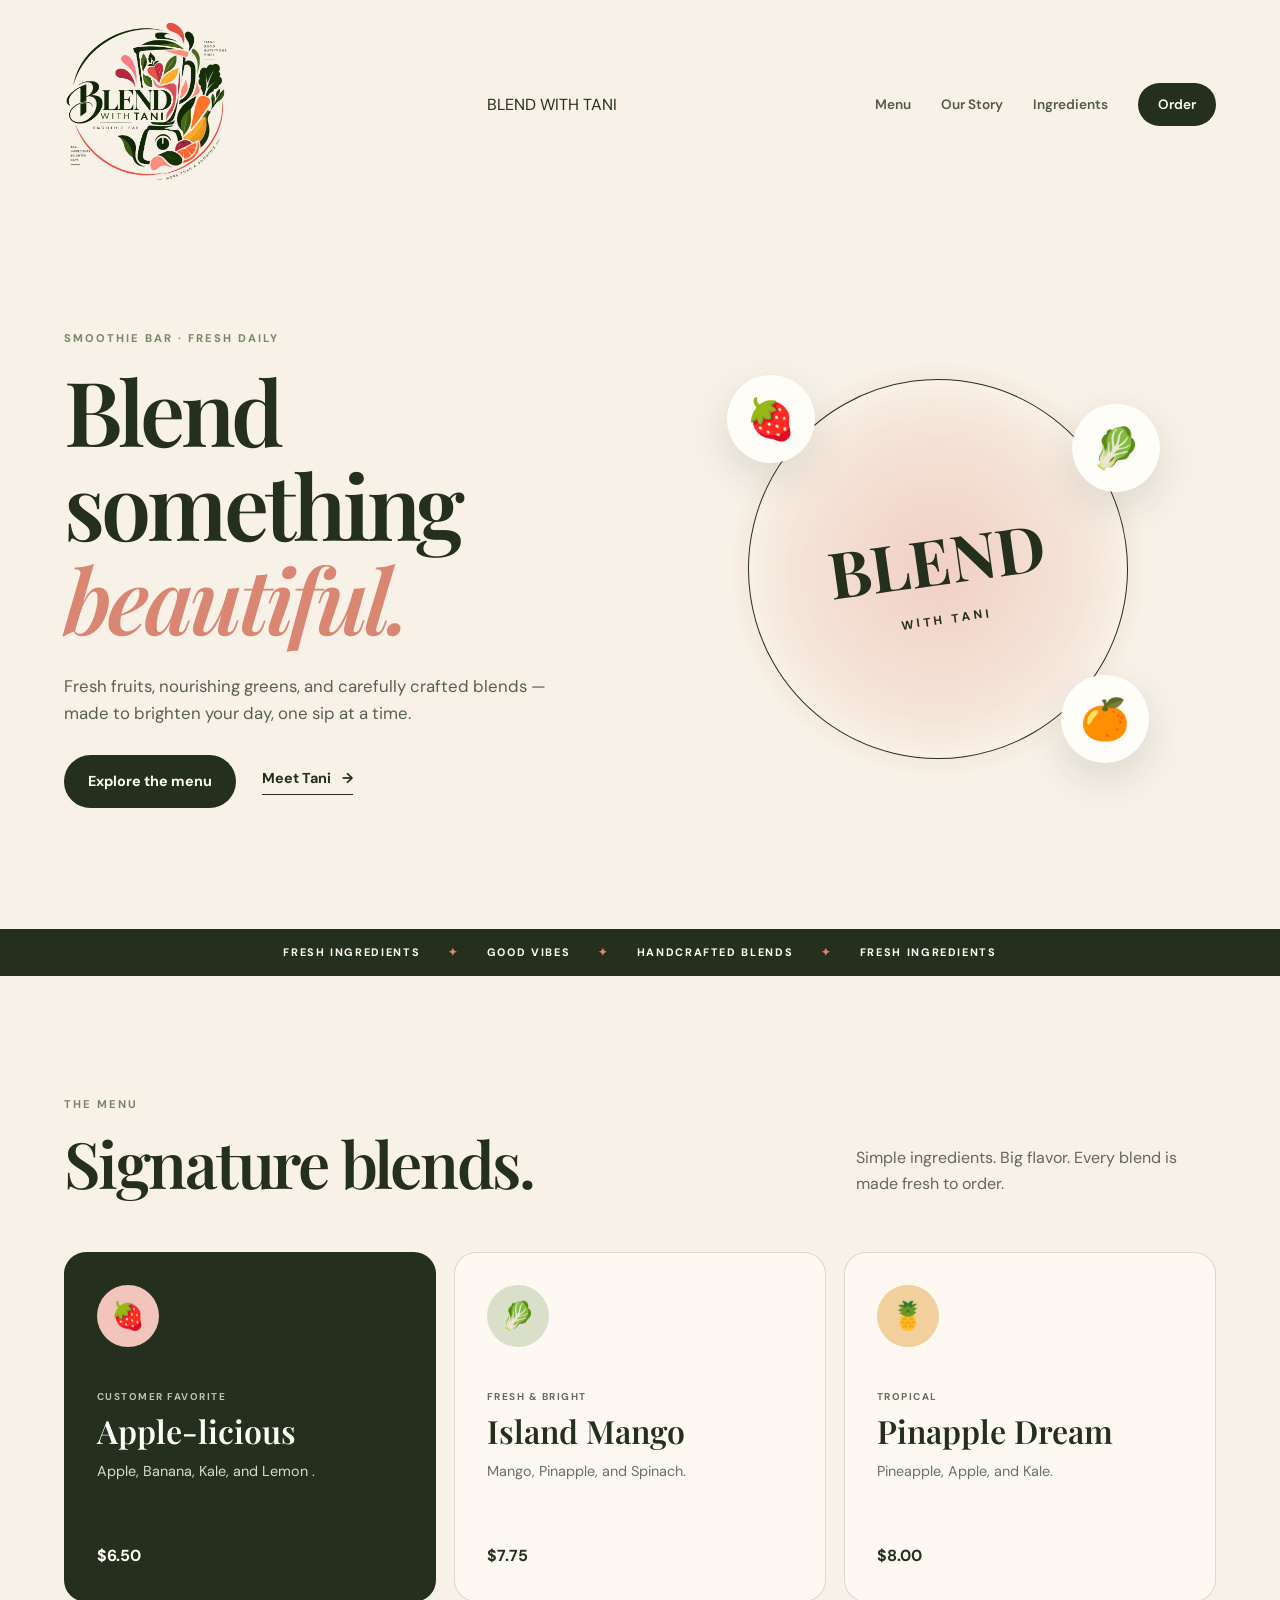
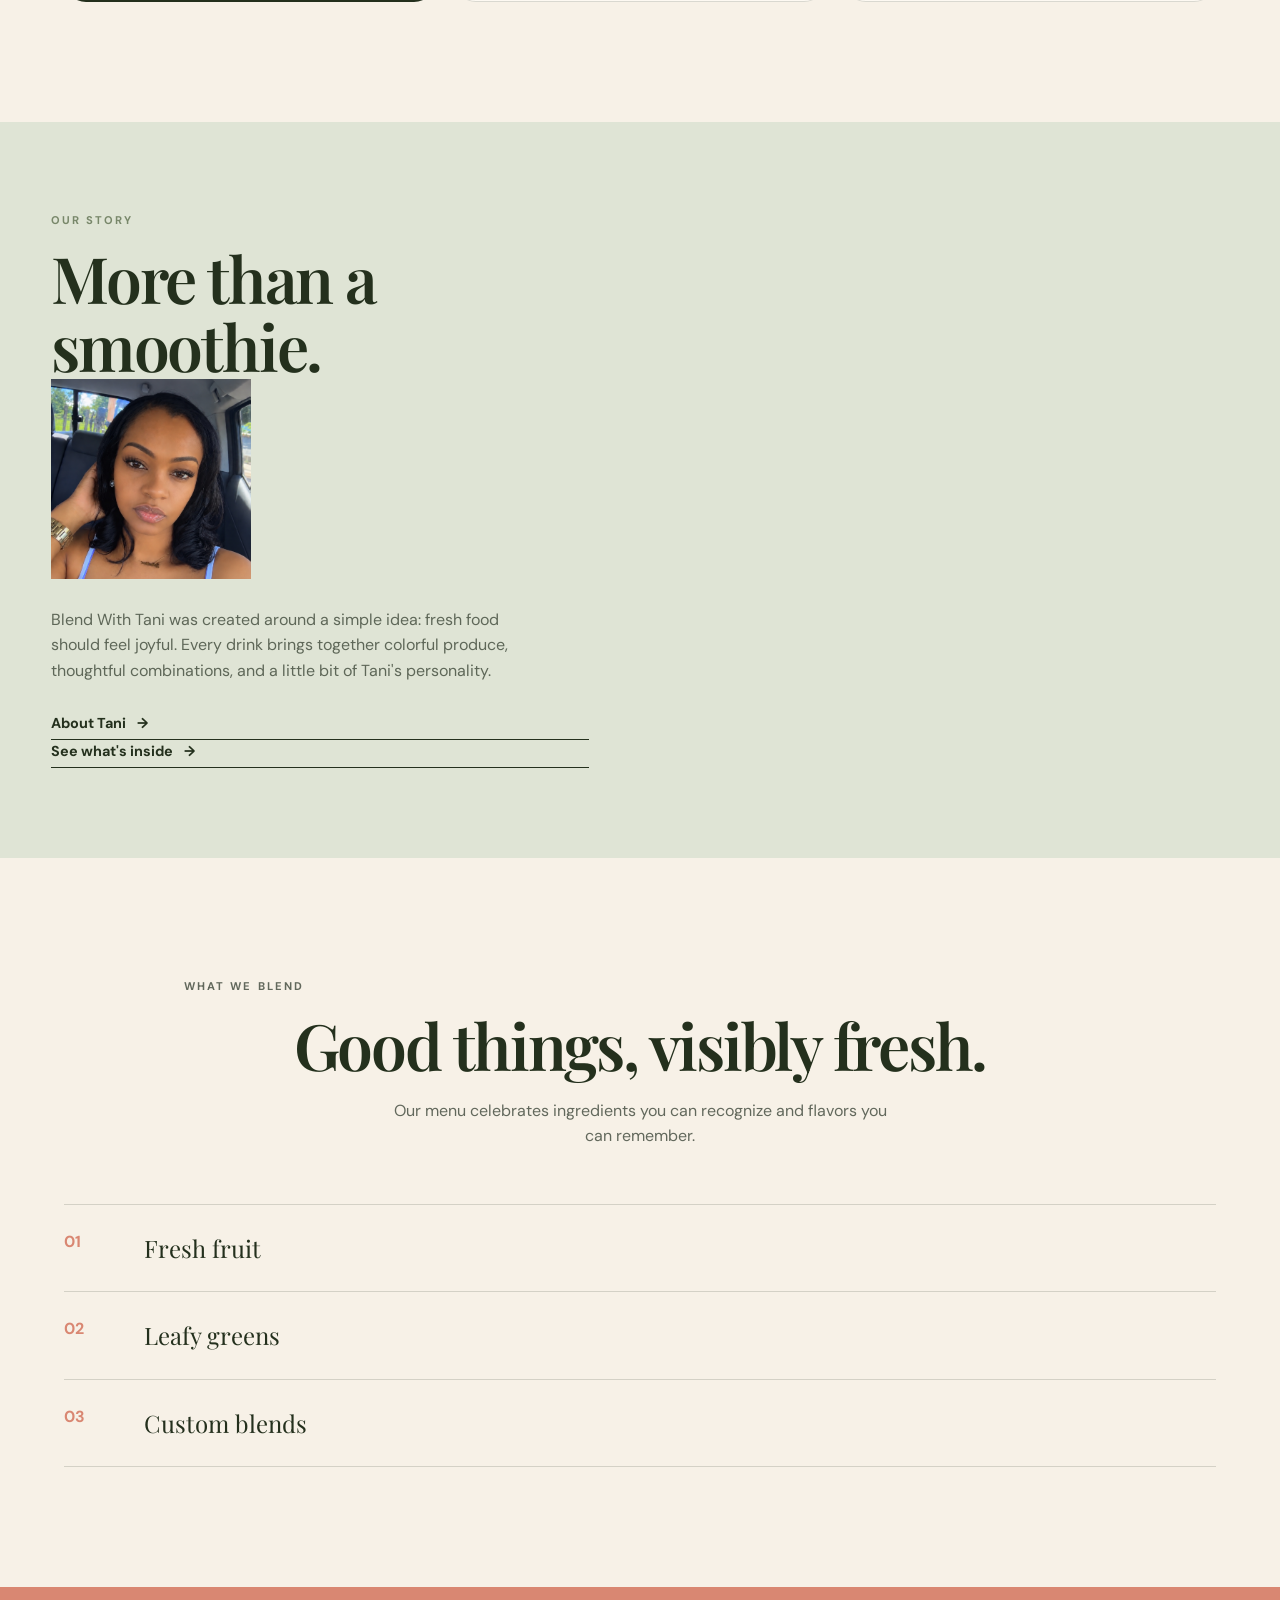
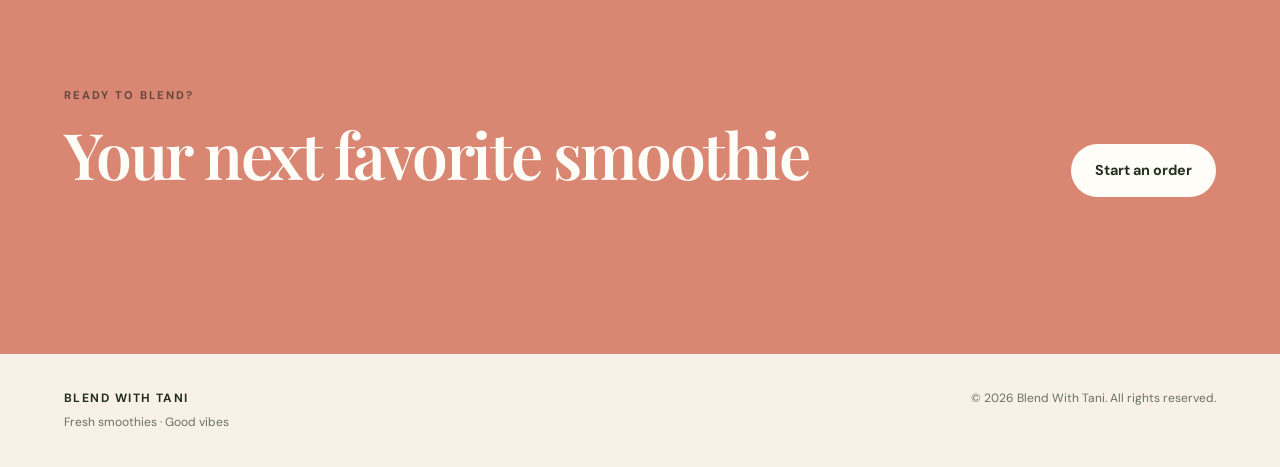
<file: index.html>
<!DOCTYPE html>
<html lang="en">
<head>
  <meta charset="UTF-8">
  <meta name="viewport" content="width=device-width, initial-scale=1.0">

  <meta name="description"
        content="Blend With Tani — handcrafted smoothies made with fresh fruits, vegetables, and good vibes.">

  <title>Blend With Tani | Smoothie Bar</title>

  <link rel="preconnect" href="https://fonts.googleapis.com">
  <link rel="preconnect" href="https://fonts.gstatic.com" crossorigin>

  <link
    href="https://fonts.googleapis.com/css2?family=DM+Sans:wght@400;500;600;700&family=Playfair+Display:wght@500;600;700&display=swap"
    rel="stylesheet"
  >

  <link rel="stylesheet" href="style.css">
</head>

<body>

  <!-- NAVIGATION -->
  <header class="site-header">

    <a class="brand" href="#home">
      <img src="Tani-logo.png" alt="Blend With Tani logo">
    </a>
    
    <span class="brand-title">
      BLEND WITH TANI
    </span>
    
    <nav>
      <a href="#menu">Menu</a>
      <a href="#about">Our Story</a>
      <a href="#ingredients">Ingredients</a>
      <a class="nav-cta" href="#order">Order</a>
    </nav>

  </header>


  <main>

    <!-- HERO -->
    <section class="hero" id="home">

      <div class="hero-copy">

        <p class="eyebrow">
          SMOOTHIE BAR · FRESH DAILY
        </p>

        <h1>
          Blend something<br>
          <em>beautiful.</em>
        </h1>

        <p class="hero-text">
          Fresh fruits, nourishing greens, and carefully crafted
          blends — made to brighten your day, one sip at a time.
        </p>

        <div class="hero-actions">

          <a class="button button-dark" href="#menu">
            Explore the menu
          </a>

          <a class="text-link" href="#about">
            Meet Tani <span>→</span>
          </a>

        </div>

      </div>


      <!-- ABSTRACT HERO ART -->
      <div class="hero-art">

        <div class="glow"></div>

        <div class="fruit-card fruit-one">
          🍓
        </div>

        <div class="fruit-card fruit-two">
          🍊
        </div>

        <div class="fruit-card fruit-three">
          🥬
        </div>

        <div class="hero-circle">

          <span>BLEND</span>

          <strong>
            WITH TANI
          </strong>

        </div>

      </div>

    </section>


    <!-- TICKER -->
    <section class="ticker">

      <span>FRESH INGREDIENTS</span>
      <i>✦</i>

      <span>GOOD VIBES</span>
      <i>✦</i>

      <span>HANDCRAFTED BLENDS</span>
      <i>✦</i>

      <span>FRESH INGREDIENTS</span>

    </section>


    <!-- MENU -->
    <section class="section menu" id="menu">
      
      <div class="section-heading">

        <div>

          <p class="eyebrow">
            THE MENU
          </p>

          <h2>
            Signature blends.
          </h2>

        </div>

        <p>
          Simple ingredients. Big flavor.
          Every blend is made fresh to order.
        </p>

      </div>


      <div class="menu-grid">

        <!-- SMOOTHIE 1 -->
        <article class="menu-card featured">

          <div class="drink-icon pink">
            🍓
          </div>

          <p class="card-tag">
            CUSTOMER FAVORITE
          </p>

          <h3>
            Apple-licious
          </h3>

          <p>
           Apple, Banana, Kale, and Lemon .
          </p>

          <span class="price">
            $6.50
          </span>

        </article>


        <!-- SMOOTHIE 2 -->
        <article class="menu-card">

          <div class="drink-icon green">
            🥬
          </div>

          <p class="card-tag">
            FRESH & BRIGHT
          </p>

          <h3>
           Island Mango 
          </h3>

          <p>
           Mango, Pinapple, and Spinach. 
          </p>

          <span class="price">
            $7.75
          </span>

        </article>


        <!-- SMOOTHIE 3 -->
        <article class="menu-card">

          <div class="drink-icon orange">
            🍍
          </div>

          <p class="card-tag">
            TROPICAL
          </p>

          <h3>
            Pinapple Dream
          </h3>

          <p>
           Pineapple, Apple, and Kale.
          </p>

          <span class="price">
            $8.00
          </span>

        </article>

      </div>

    </section>


    <!-- OUR STORY -->
   <!-- OUR STORY -->
<section class="story" id="about">




  <div class="story-copy">

    <p class="eyebrow">
      OUR STORY
    </p>

    <h2>
      More than a smoothie.<br>
  <div class="imgtani">
    <img src="ChatGPT Image Sep 26, 2026, 03_54_42 PM.png" alt="Tani">
  </div>
    </h2>

    <p>
      Blend With Tani was created around a simple idea:
      fresh food should feel joyful. Every drink brings
      together colorful produce, thoughtful combinations,
      and a little bit of Tani's personality.
    </p>

    <a class="text-link" href="About.html">
      About Tani <span>→</span>
    </a>

    <a class="text-link" href="#ingredients">
      See what's inside <span>→</span>
    </a>

  </div>

</section>
    
    <!-- INGREDIENTS -->
    <section class="section ingredients" id="ingredients">

      <div class="section-heading centered">

        <p class="eyebrow">
          WHAT WE BLEND
        </p>

        <h2>
          Good things, visibly fresh.
        </h2>

        <p>
          Our menu celebrates ingredients you can recognize
          and flavors you can remember.
        </p>

      </div>


      <div class="ingredient-list">

        <div>
          <strong>01</strong>
          <span>Fresh fruit</span>
        </div>

        <div>
          <strong>02</strong>
          <span>Leafy greens</span>
        </div>

        <div>
          <strong>03</strong>
          <span>Custom blends</span>
        </div>

      </div>

    </section>


    <!-- ORDER -->
    <section class="order" id="order">

      <div>

        <p class="eyebrow">
          READY TO BLEND?
        </p>

        <h2>
          Your next favorite smoothie<br>
          <em>starts here.</em>
        </h2>

      </div>

      <a
        class="button button-light"
        href="mailto:hello@blendwithtani.com"
      >
        Start an order
      </a>

    </section>

  </main>


  <!-- FOOTER -->
  <footer>

    <div>

      <strong>
        BLEND WITH TANI
      </strong>

      <span>
        Fresh smoothies · Good vibes
      </span>

    </div>

    <p>
      © 2026 Blend With Tani. All rights reserved.
    </p>

  </footer>

</body>
</html>
</file>
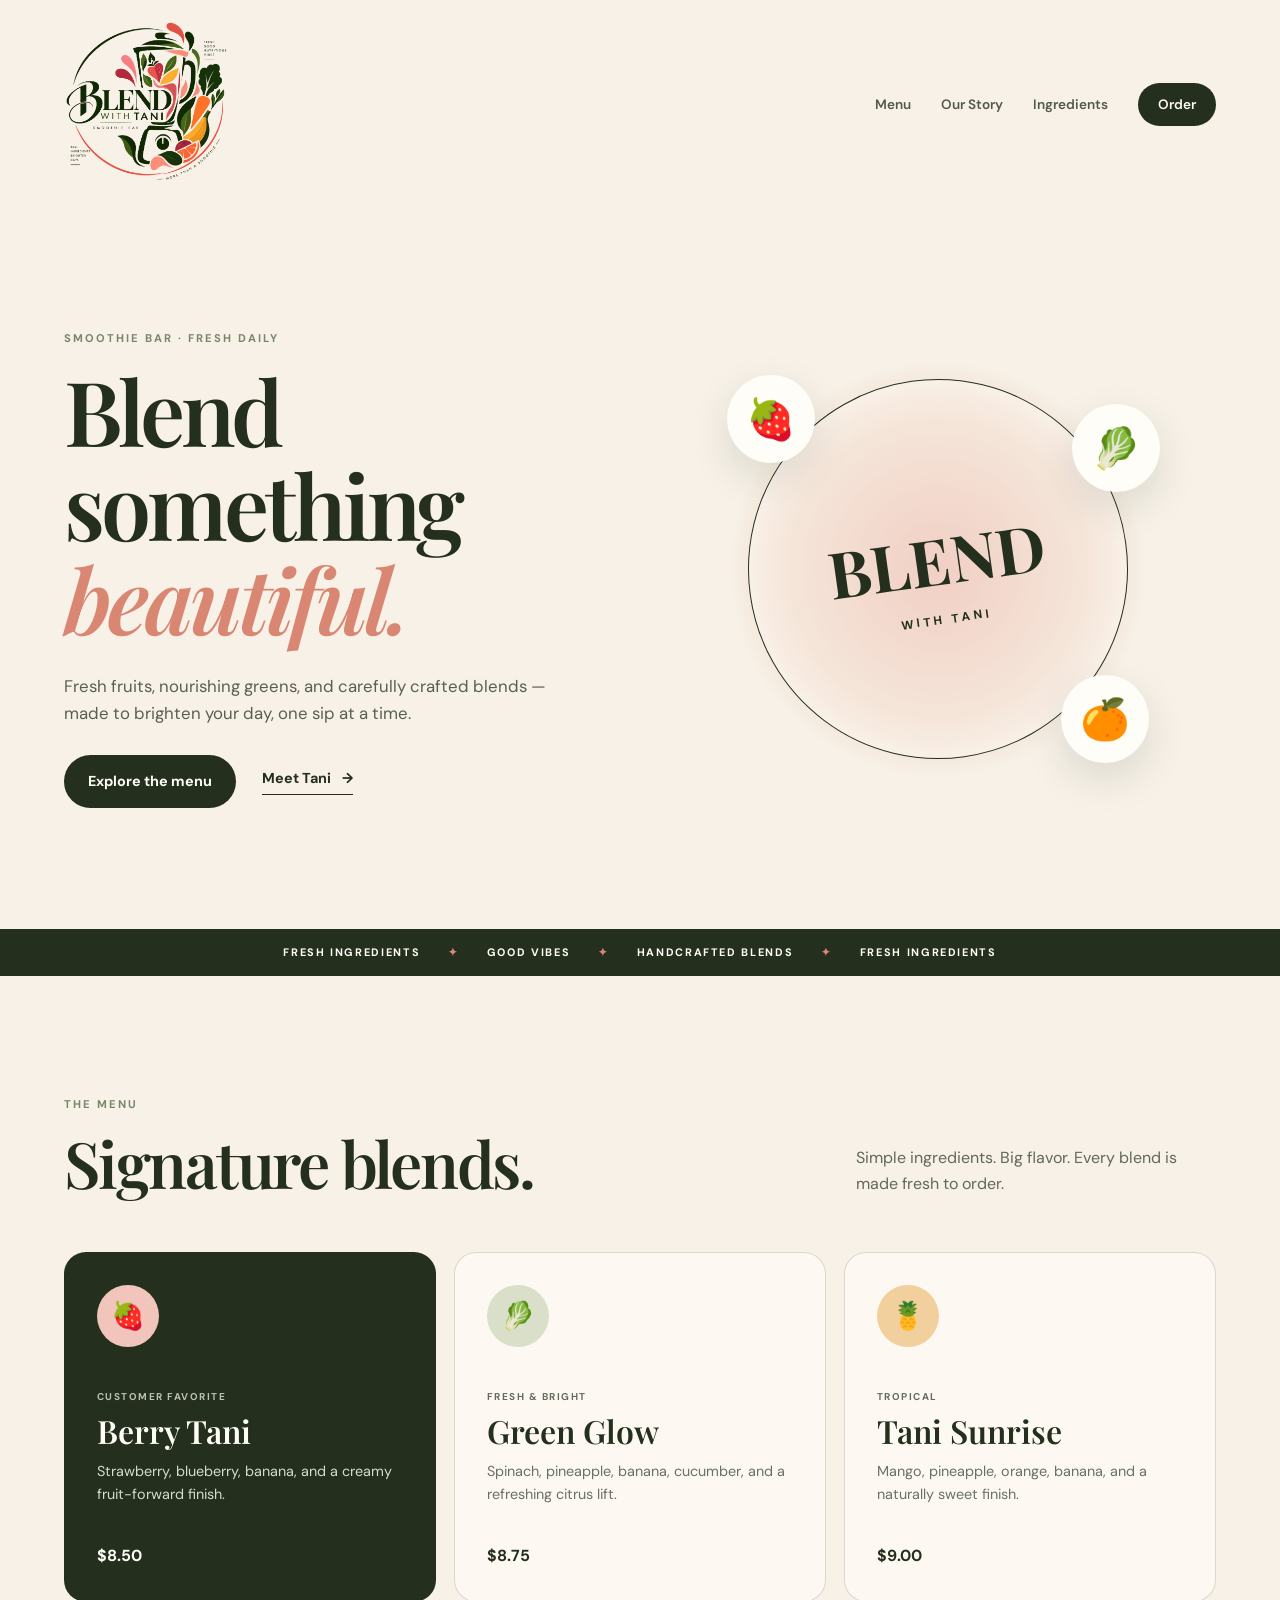
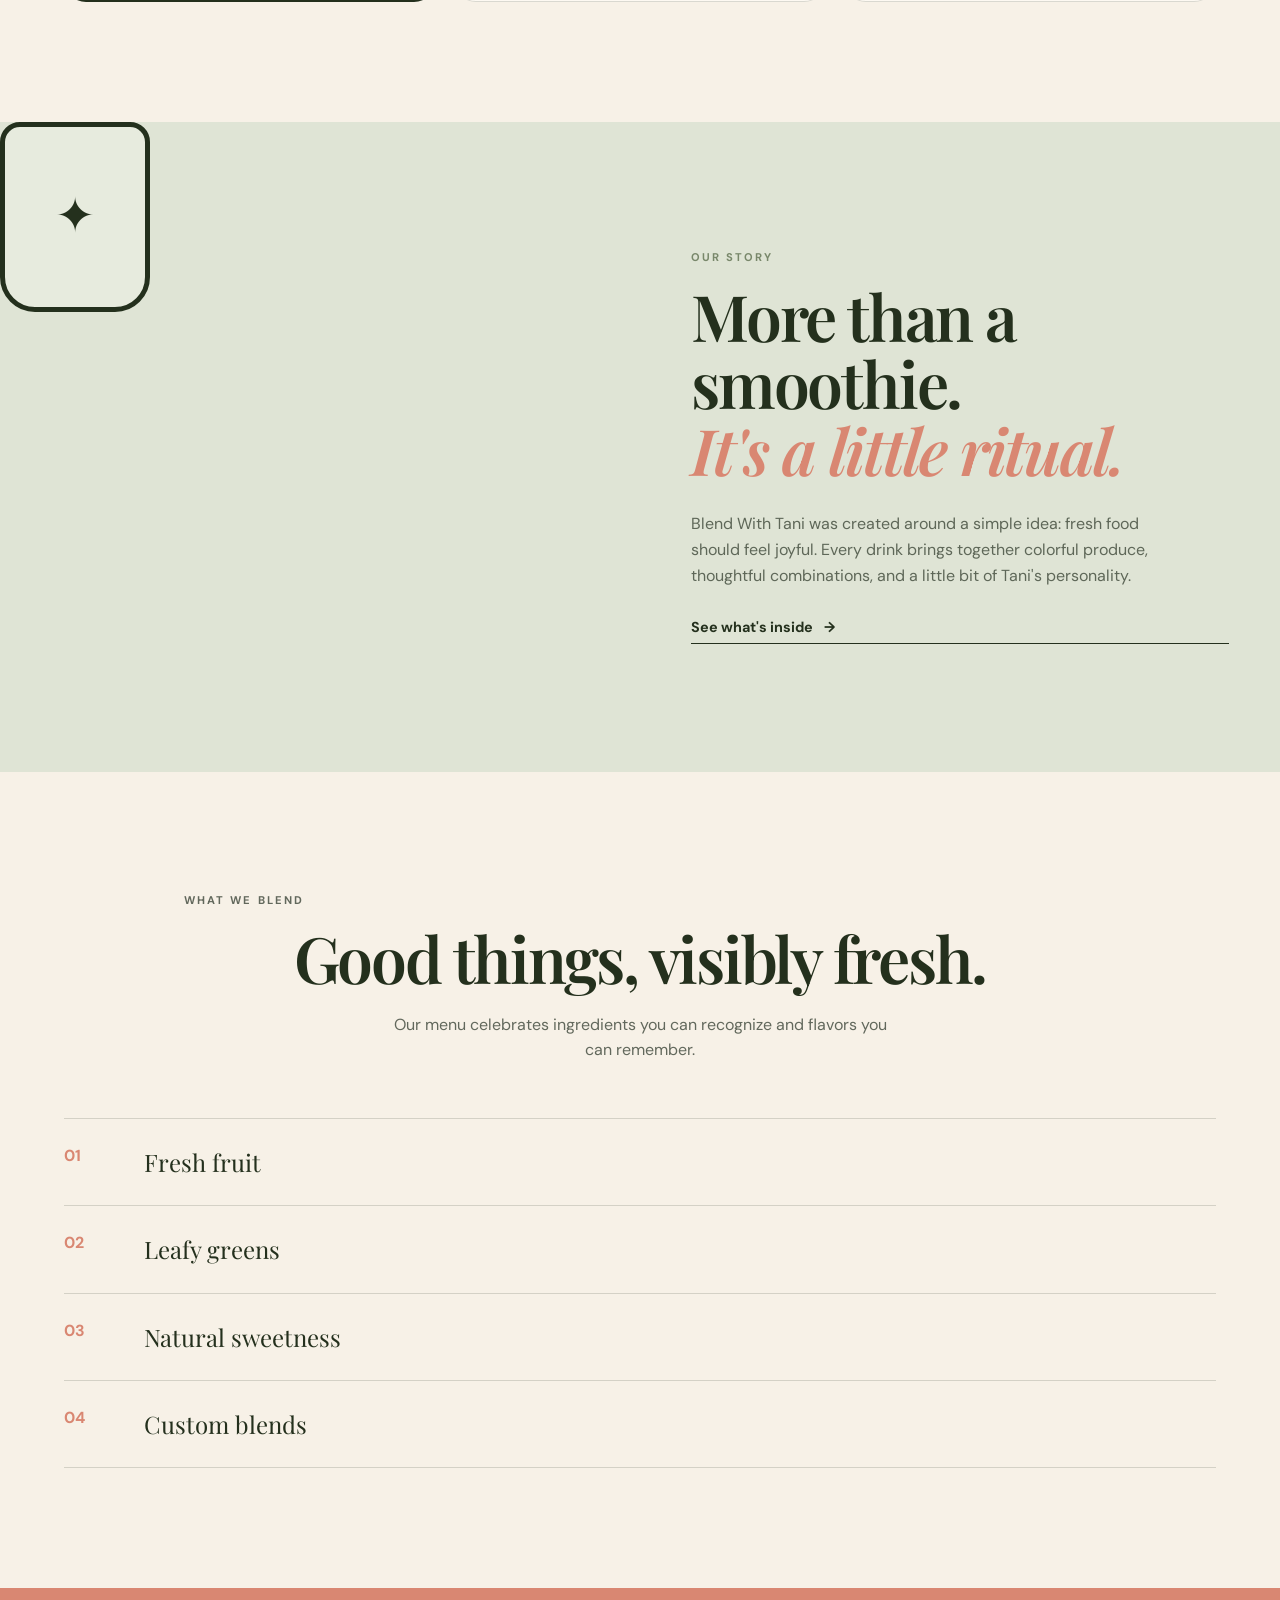
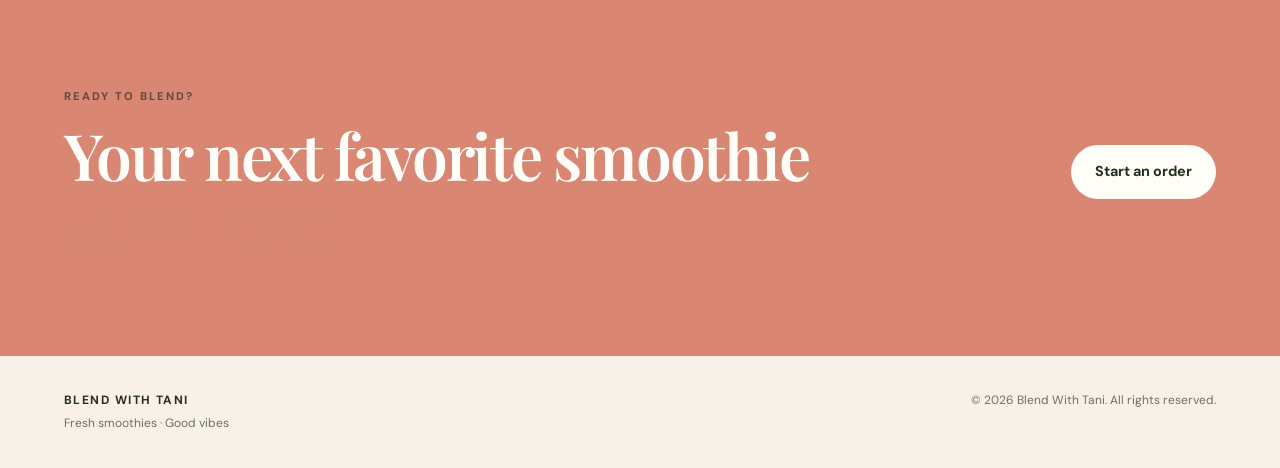
<file: Index.html>
<!DOCTYPE html>
<html lang="en">
<head>
  <meta charset="UTF-8">
  <meta name="viewport" content="width=device-width, initial-scale=1.0">

  <meta name="description"
        content="Blend With Tani — handcrafted smoothies made with fresh fruits, vegetables, and good vibes.">

  <title>Blend With Tani | Smoothie Bar</title>

  <link rel="preconnect" href="https://fonts.googleapis.com">
  <link rel="preconnect" href="https://fonts.gstatic.com" crossorigin>

  <link
    href="https://fonts.googleapis.com/css2?family=DM+Sans:wght@400;500;600;700&family=Playfair+Display:wght@500;600;700&display=swap"
    rel="stylesheet"
  >

  <link rel="stylesheet" href="style.css">
</head>

<body>

  <!-- NAVIGATION -->
  <header class="site-header">

    <a class="brand" href="#home">
      <img src="logo.png" alt="Blend With Tani logo">
    </a>

    <nav>
      <a href="#menu">Menu</a>
      <a href="#about">Our Story</a>
      <a href="#ingredients">Ingredients</a>
      <a class="nav-cta" href="#order">Order</a>
    </nav>

  </header>


  <main>

    <!-- HERO -->
    <section class="hero" id="home">

      <div class="hero-copy">

        <p class="eyebrow">
          SMOOTHIE BAR · FRESH DAILY
        </p>

        <h1>
          Blend something<br>
          <em>beautiful.</em>
        </h1>

        <p class="hero-text">
          Fresh fruits, nourishing greens, and carefully crafted
          blends — made to brighten your day, one sip at a time.
        </p>

        <div class="hero-actions">

          <a class="button button-dark" href="#menu">
            Explore the menu
          </a>

          <a class="text-link" href="#about">
            Meet Tani <span>→</span>
          </a>

        </div>

      </div>


      <!-- ABSTRACT HERO ART -->
      <div class="hero-art">

        <div class="glow"></div>

        <div class="fruit-card fruit-one">
          🍓
        </div>

        <div class="fruit-card fruit-two">
          🍊
        </div>

        <div class="fruit-card fruit-three">
          🥬
        </div>

        <div class="hero-circle">

          <span>BLEND</span>

          <strong>
            WITH TANI
          </strong>

        </div>

      </div>

    </section>


    <!-- TICKER -->
    <section class="ticker">

      <span>FRESH INGREDIENTS</span>
      <i>✦</i>

      <span>GOOD VIBES</span>
      <i>✦</i>

      <span>HANDCRAFTED BLENDS</span>
      <i>✦</i>

      <span>FRESH INGREDIENTS</span>

    </section>


    <!-- MENU -->
    <section class="section menu" id="menu">

      <div class="section-heading">

        <div>

          <p class="eyebrow">
            THE MENU
          </p>

          <h2>
            Signature blends.
          </h2>

        </div>

        <p>
          Simple ingredients. Big flavor.
          Every blend is made fresh to order.
        </p>

      </div>


      <div class="menu-grid">

        <!-- SMOOTHIE 1 -->
        <article class="menu-card featured">

          <div class="drink-icon pink">
            🍓
          </div>

          <p class="card-tag">
            CUSTOMER FAVORITE
          </p>

          <h3>
            Berry Tani
          </h3>

          <p>
            Strawberry, blueberry, banana,
            and a creamy fruit-forward finish.
          </p>

          <span class="price">
            $8.50
          </span>

        </article>


        <!-- SMOOTHIE 2 -->
        <article class="menu-card">

          <div class="drink-icon green">
            🥬
          </div>

          <p class="card-tag">
            FRESH & BRIGHT
          </p>

          <h3>
            Green Glow
          </h3>

          <p>
            Spinach, pineapple, banana,
            cucumber, and a refreshing citrus lift.
          </p>

          <span class="price">
            $8.75
          </span>

        </article>


        <!-- SMOOTHIE 3 -->
        <article class="menu-card">

          <div class="drink-icon orange">
            🍍
          </div>

          <p class="card-tag">
            TROPICAL
          </p>

          <h3>
            Tani Sunrise
          </h3>

          <p>
            Mango, pineapple, orange,
            banana, and a naturally sweet finish.
          </p>

          <span class="price">
            $9.00
          </span>

        </article>

      </div>

    </section>


    <!-- OUR STORY -->
    <section class="story" id="about">

      <div class="story-image">

        <div class="blender-shape">
          ✦
        </div>

      </div>


      <div class="story-copy">

        <p class="eyebrow">
          OUR STORY
        </p>

        <h2>
          More than a smoothie.<br>
          <em>It's a little ritual.</em>
        </h2>

        <p>
          Blend With Tani was created around a simple idea:
          fresh food should feel joyful. Every drink brings
          together colorful produce, thoughtful combinations,
          and a little bit of Tani's personality.
        </p>

        <a class="text-link" href="#ingredients">
          See what's inside <span>→</span>
        </a>

      </div>

    </section>


    <!-- INGREDIENTS -->
    <section class="section ingredients" id="ingredients">

      <div class="section-heading centered">

        <p class="eyebrow">
          WHAT WE BLEND
        </p>

        <h2>
          Good things, visibly fresh.
        </h2>

        <p>
          Our menu celebrates ingredients you can recognize
          and flavors you can remember.
        </p>

      </div>


      <div class="ingredient-list">

        <div>
          <strong>01</strong>
          <span>Fresh fruit</span>
        </div>

        <div>
          <strong>02</strong>
          <span>Leafy greens</span>
        </div>

        <div>
          <strong>03</strong>
          <span>Natural sweetness</span>
        </div>

        <div>
          <strong>04</strong>
          <span>Custom blends</span>
        </div>

      </div>

    </section>


    <!-- ORDER -->
    <section class="order" id="order">

      <div>

        <p class="eyebrow">
          READY TO BLEND?
        </p>

        <h2>
          Your next favorite smoothie<br>
          <em>starts here.</em>
        </h2>

      </div>

      <a
        class="button button-light"
        href="mailto:hello@blendwithtani.com"
      >
        Start an order
      </a>

    </section>

  </main>


  <!-- FOOTER -->
  <footer>

    <div>

      <strong>
        BLEND WITH TANI
      </strong>

      <span>
        Fresh smoothies · Good vibes
      </span>

    </div>

    <p>
      © 2026 Blend With Tani. All rights reserved.
    </p>

  </footer>

</body>
</html>
</file>
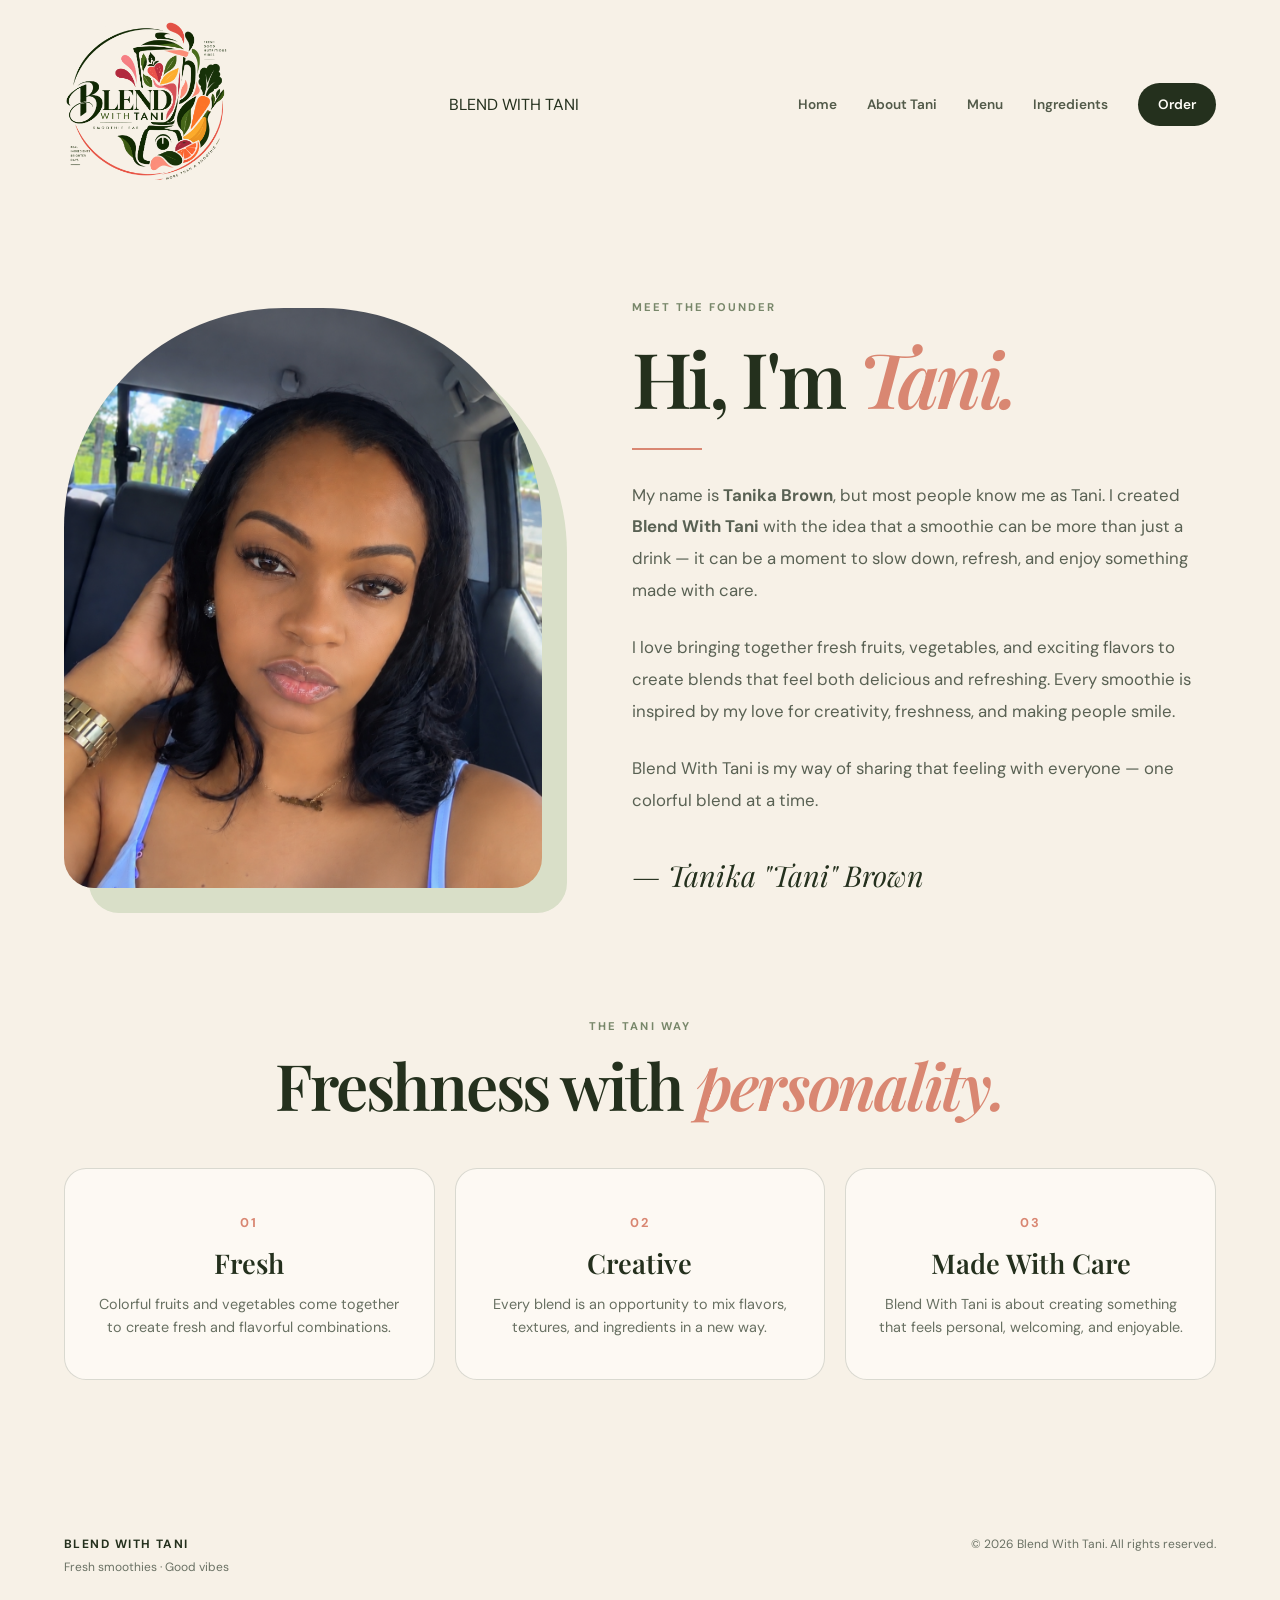
<file: About.html>
<!DOCTYPE html>
<html lang="en">

<head>
  <meta charset="UTF-8">
  <meta name="viewport" content="width=device-width, initial-scale=1.0">

  <title>About Tani | Blend With Tani</title>

  <link rel="preconnect" href="https://fonts.googleapis.com">
  <link rel="preconnect" href="https://fonts.gstatic.com" crossorigin>

  <link
    href="https://fonts.googleapis.com/css2?family=DM+Sans:wght@400;500;600;700&family=Playfair+Display:wght@500;600;700&display=swap"
    rel="stylesheet"
  >

  <link rel="stylesheet" href="style.css">

  <style>

    /* ABOUT PAGE */

    .about-page {
      width: min(1180px, 90%);
      margin: 0 auto;
      padding: 90px 0 120px;
    }

    .about-hero {
      display: grid;
      grid-template-columns: 0.9fr 1.1fr;
      align-items: center;
      gap: 90px;
    }

    .about-photo {
      position: relative;
    }

    .about-photo img {
      width: 100%;
      max-width: 480px;
      height: 580px;
      object-fit: cover;
      border-radius: 220px 220px 30px 30px;
      display: block;
      position: relative;
      z-index: 2;
    }

    .photo-shape {
      position: absolute;
      width: 100%;
      max-width: 480px;
      height: 580px;
      background: #d9dfc8;
      border-radius: 220px 220px 30px 30px;
      top: 25px;
      left: 25px;
    }

    .about-content .eyebrow {
      margin-bottom: 20px;
    }

    .about-content h1 {
      font-size: clamp(3.5rem, 6vw, 6rem);
      margin-bottom: 25px;
    }

    .about-content h1 em {
      color: var(--peach);
      font-style: italic;
    }

    .about-description {
      max-width: 560px;
      color: #596153;
      font-size: 1.05rem;
      line-height: 1.9;
      margin-bottom: 25px;
    }

    .signature {
      font-family: "Playfair Display", serif;
      font-size: 1.8rem;
      font-style: italic;
      margin-top: 35px;
      color: var(--ink);
    }

    .about-divider {
      width: 70px;
      height: 2px;
      background: var(--peach);
      margin: 30px 0;
    }

    .values {
      margin-top: 120px;
      text-align: center;
    }

    .values h2 {
      margin-bottom: 50px;
    }

    .values-grid {
      display: grid;
      grid-template-columns: repeat(3, 1fr);
      gap: 20px;
    }

    .value-card {
      background: rgba(255, 253, 248, 0.7);
      border: 1px solid var(--line);
      border-radius: 22px;
      padding: 40px 30px;
    }

    .value-number {
      color: var(--peach);
      font-weight: 700;
      font-size: 0.8rem;
      letter-spacing: 0.15em;
    }

    .value-card h3 {
      font-size: 1.7rem;
      margin: 15px 0;
    }

    .value-card p {
      color: #687062;
      font-size: 0.9rem;
    }

    @media (max-width: 800px) {

      .about-hero {
        grid-template-columns: 1fr;
        gap: 70px;
      }

      .about-photo img,
      .photo-shape {
        height: 500px;
      }

      .about-photo img {
        max-width: 100%;
      }

      .photo-shape {
        max-width: 100%;
      }

      .values-grid {
        grid-template-columns: 1fr;
      }

    }

  </style>

</head>


<body>

  <!-- NAVIGATION -->

  <header class="site-header">

    <a class="brand" href="index.html">
    <img src="Tani-logo.png" alt="Blend With Tani logo">
    </a>

      <span class="brand-title">
        BLEND WITH TANI
      </span>

    </a>


    <nav>

      <a href="index.html">Home</a>

      <a href="about.html">
        About Tani
      </a>

      <a href="index.html#menu">
        Menu
      </a>

      <a href="index.html#ingredients">
        Ingredients
      </a>

      <a class="nav-cta" href="index.html#order">
        Order
      </a>

    </nav>

  </header>


  <!-- ABOUT -->

  <main class="about-page">

    <section class="about-hero">


      <!-- TANIKA'S PHOTO -->

      <div class="about-photo">

        <div class="photo-shape"></div>

        <img src="ChatGPT Image Sep 26, 2026, 03_54_42 PM.png" alt="Tanika Brown" >

      </div>


      <!-- ABOUT TEXT -->

      <div class="about-content">

        <p class="eyebrow">
          MEET THE FOUNDER
        </p>

        <h1>
          Hi, I'm <em>Tani.</em>
        </h1>

        <div class="about-divider"></div>

        <p class="about-description">

          My name is <strong>Tanika Brown</strong>, but most people
          know me as Tani. I created <strong>Blend With Tani</strong>
          with the idea that a smoothie can be more than just a drink —
          it can be a moment to slow down, refresh, and enjoy something
          made with care.

        </p>

        <p class="about-description">

          I love bringing together fresh fruits, vegetables, and
          exciting flavors to create blends that feel both delicious
          and refreshing. Every smoothie is inspired by my love for
          creativity, freshness, and making people smile.

        </p>

        <p class="about-description">

          Blend With Tani is my way of sharing that feeling with
          everyone — one colorful blend at a time.

        </p>

        <p class="signature">
          — Tanika "Tani" Brown
        </p>

      </div>

    </section>


    <!-- VALUES -->

    <section class="values">

      <p class="eyebrow">
        THE TANI WAY
      </p>

      <h2>
        Freshness with <em>personality.</em>
      </h2>


      <div class="values-grid">


        <div class="value-card">

          <span class="value-number">
            01
          </span>

          <h3>
            Fresh
          </h3>

          <p>
            Colorful fruits and vegetables come together
            to create fresh and flavorful combinations.
          </p>

        </div>


        <div class="value-card">

          <span class="value-number">
            02
          </span>

          <h3>
            Creative
          </h3>

          <p>
            Every blend is an opportunity to mix flavors,
            textures, and ingredients in a new way.
          </p>

        </div>


        <div class="value-card">

          <span class="value-number">
            03
          </span>

          <h3>
            Made With Care
          </h3>

          <p>
            Blend With Tani is about creating something
            that feels personal, welcoming, and enjoyable.
          </p>

        </div>

      </div>

    </section>

  </main>


  <!-- FOOTER -->

  <footer>

    <div>

      <strong>
        BLEND WITH TANI
      </strong>

      <span>
        Fresh smoothies · Good vibes
      </span>

    </div>

    <p>
      © 2026 Blend With Tani. All rights reserved.
    </p>

  </footer>


</body>

</html>
</file>
<file: style.css>
* {
  box-sizing: border-box;
  margin: 0;
  padding: 0;
}


/* =========================
   COLORS
========================= */

:root {
  --ink: #24301d;
  --sage: #78876a;
  --cream: #f7f1e7;
  --peach: #d98772;
  --blush: #e9b6a7;
  --white: #fffdf8;
  --line: rgba(36, 48, 29, 0.16);
}


/* =========================
   GENERAL
========================= */

html {
  scroll-behavior: smooth;
}

body {
  background: var(--cream);
  color: var(--ink);
  font-family: "DM Sans", sans-serif;
  line-height: 1.6;
}

a {
  color: inherit;
  text-decoration: none;
}


/* =========================
   NAVIGATION
========================= */

.site-header {
  width: min(1180px, 90%);
  margin: 0 auto;

  padding: 22px 0;

  display: flex;
  align-items: center;
  justify-content: space-between;
}

.brand img {
  width: 165px;
  height: auto;
  display: block;
}

nav {
  display: flex;
  align-items: center;
  gap: 30px;

  font-size: 0.85rem;
  font-weight: 600;
}

nav a {
  opacity: 0.78;
  transition: 0.2s;
}

nav a:hover {
  opacity: 1;
}

.nav-cta {
  background: var(--ink);
  color: var(--white);

  padding: 11px 20px;

  border-radius: 100px;

  opacity: 1;
}


/* =========================
   TYPOGRAPHY
========================= */

h1,
h2,
h3 {
  font-family: "Playfair Display", serif;
  font-weight: 600;
  line-height: 1.05;
}

h1 {
  font-size: clamp(4rem, 7vw, 7rem);
  letter-spacing: -0.045em;
}

h2 {
  font-size: clamp(2.7rem, 5vw, 4.5rem);
  letter-spacing: -0.035em;
}

h1 em,
h2 em {
  color: var(--peach);
  font-style: italic;
}

.eyebrow {
  letter-spacing: 0.18em;
  font-size: 0.7rem;
  font-weight: 700;
  color: var(--sage);

  margin-bottom: 15px;
}


/* =========================
   HERO
========================= */

.hero {
  width: min(1180px, 90%);
  min-height: 720px;

  margin: 0 auto;

  display: grid;
  grid-template-columns: 1fr 1fr;

  align-items: center;
  gap: 40px;
}

.hero-text {
  max-width: 500px;

  margin: 28px 0;

  font-size: 1.05rem;

  color: #58604f;
}

.hero-actions {
  display: flex;
  align-items: center;
  gap: 26px;
}


/* =========================
   BUTTONS
========================= */

.button {
  display: inline-block;

  padding: 15px 24px;

  border-radius: 100px;

  font-weight: 700;
  font-size: 0.9rem;
}

.button-dark {
  background: var(--ink);
  color: var(--white);
}

.button-light {
  background: var(--white);
  color: var(--ink);
}

.text-link {
  font-weight: 700;
  font-size: 0.9rem;

  border-bottom: 1px solid var(--ink);

  padding-bottom: 4px;
}

.text-link span {
  margin-left: 8px;
}


/* =========================
   HERO ART
========================= */

.hero-art {
  min-height: 570px;

  position: relative;

  display: grid;
  place-items: center;
}

.glow {
  width: 420px;
  height: 420px;

  border-radius: 50%;

  background:
    radial-gradient(
      circle,
      #e9b6a7 0%,
      #efd8c7 50%,
      transparent 70%
    );

  position: absolute;
}

.hero-circle {
  position: relative;

  width: 380px;
  height: 380px;

  border: 1px solid var(--ink);

  border-radius: 50%;

  display: flex;
  flex-direction: column;

  align-items: center;
  justify-content: center;

  transform: rotate(-8deg);

  background: rgba(255, 253, 248, 0.35);
}

.hero-circle span {
  font-family: "Playfair Display", serif;

  font-size: 4rem;

  font-weight: 700;
}

.hero-circle strong {
  letter-spacing: 0.28em;

  font-size: 0.75rem;

  margin-left: 0.28em;
}


/* FRUIT CIRCLES */

.fruit-card {
  position: absolute;

  z-index: 2;

  width: 88px;
  height: 88px;

  display: grid;
  place-items: center;

  border-radius: 50%;

  background: var(--white);

  box-shadow:
    0 15px 40px rgba(36, 48, 29, 0.12);

  font-size: 2.5rem;
}

.fruit-one {
  top: 16%;
  left: 12%;
}

.fruit-two {
  bottom: 16%;
  right: 12%;
}

.fruit-three {
  top: 21%;
  right: 10%;
}


/* =========================
   TICKER
========================= */

.ticker {
  overflow: hidden;

  white-space: nowrap;

  background: var(--ink);

  color: var(--white);

  padding: 15px 0;

  display: flex;

  justify-content: center;

  gap: 28px;

  letter-spacing: 0.15em;

  font-size: 0.68rem;

  font-weight: 700;
}

.ticker i {
  color: var(--peach);
  font-style: normal;
}


/* =========================
   SECTIONS
========================= */

.section {
  width: min(1180px, 90%);

  margin: 0 auto;

  padding: 120px 0;
}

.section-heading {
  display: flex;

  justify-content: space-between;

  align-items: end;

  gap: 40px;

  margin-bottom: 55px;
}

.section-heading > p {
  max-width: 360px;

  color: #62685c;
}


/* =========================
   MENU
========================= */

.menu-grid {
  display: grid;

  grid-template-columns:
    repeat(3, 1fr);

  gap: 18px;
}

.menu-card {
  background:
    rgba(255, 253, 248, 0.68);

  border:
    1px solid var(--line);

  border-radius: 22px;

  padding: 32px;

  min-height: 350px;

  display: flex;

  flex-direction: column;

  transition:
    transform 0.25s,
    box-shadow 0.25s;
}

.menu-card:hover {
  transform: translateY(-6px);

  box-shadow:
    0 20px 50px rgba(36, 48, 29, 0.08);
}

.menu-card.featured {
  background: var(--ink);
  color: var(--white);
}

.drink-icon {
  width: 62px;
  height: 62px;

  border-radius: 50%;

  display: grid;
  place-items: center;

  font-size: 1.7rem;

  margin-bottom: 42px;
}

.pink {
  background: #f1c5bb;
}

.green {
  background: #d9dfc8;
}

.orange {
  background: #f2d09d;
}

.card-tag {
  font-size: 0.62rem;

  letter-spacing: 0.15em;

  font-weight: 700;

  opacity: 0.7;

  margin-bottom: 10px;
}

.menu-card h3 {
  font-size: 2rem;

  margin-bottom: 12px;
}

.menu-card p:not(.card-tag) {
  color: #697064;

  font-size: 0.9rem;
}

.featured p:not(.card-tag) {
  color: #d6dbd1;
}

.price {
  margin-top: auto;

  padding-top: 25px;

  font-weight: 700;
}


/* =========================
   STORY
========================= */

.story {
  background: #dfe4d5;
  display: grid;
  grid-template-columns: 1fr 1fr;
  min-height: 650px;
  position: relative;
}

.imgtani {
  width: 200px !important;
  height: 200px !important;
  overflow: hidden;
  position: left;
}

.imgtani img {
  width: 200px !important;
  height: 200px !important;
  object-fit: cover;
  position: left;
}
.blender-shape {
  width: 150px;
  height: 190px;

  border:
    5px solid var(--ink);

  border-radius:
    20px 20px 35px 35px;

  z-index: 2;

  display: grid;

  place-items: center;

  font-size: 3rem;

  background:
    rgba(255, 253, 248, 0.25);
}

.story-copy {
  padding: 90px max(8%, 50px);

  display: flex;

  flex-direction: column;

  justify-content: center;
}

.story-copy p:not(.eyebrow) {
  max-width: 480px;

  margin: 28px 0;

  color: #5e6758;
}


/* =========================
   INGREDIENTS
========================= */

.centered {
  display: block;

  text-align: center;
}

.centered > p:last-child {
  max-width: 500px;

  margin: 20px auto 0;
}

.ingredient-list {
  border-top:
    1px solid var(--line);
}

.ingredient-list div {
  display: grid;

  grid-template-columns:
    80px 1fr;

  padding: 24px 0;

  border-bottom:
    1px solid var(--line);
}

.ingredient-list strong {
  color: var(--peach);
}

.ingredient-list span {
  font-family:
    "Playfair Display", serif;

  font-size: 1.5rem;
}


/* =========================
   ORDER
========================= */

.order {
  padding: 100px 5%;

  background: var(--peach);

  display: flex;

  justify-content: space-between;

  align-items: center;

  gap: 40px;
}

.order .eyebrow {
  color: #63483f;
}

.order h2 {
  color: var(--white);
}


/* =========================
   FOOTER
========================= */

footer {
  width: min(1180px, 90%);

  margin: auto;

  padding: 35px 0;

  display: flex;

  justify-content: space-between;

  gap: 30px;

  font-size: 0.75rem;

  color: #6a7164;
}

footer strong {
  display: block;

  color: var(--ink);

  letter-spacing: 0.12em;
}

footer span {
  display: block;

  margin-top: 4px;
}


/* =========================
   MOBILE
========================= */

@media (max-width: 800px) {

  nav a:not(.nav-cta) {
    display: none;
  }

  .hero {
    grid-template-columns: 1fr;

    padding:
      55px 0 80px;
  }

  .hero-art {
    min-height: 450px;
  }

  .hero-circle {
    width: 310px;
    height: 310px;
  }

  .hero-circle span {
    font-size: 3.1rem;
  }

  .menu-grid,
  .story {
    grid-template-columns: 1fr;
  }

  .story-image {
    min-height: 400px;
  }

  .story-copy {
    padding: 70px 8%;
  }

  .section-heading,
  .order,
  footer {
    flex-direction: column;

    align-items: flex-start;
  }

  .order {
    padding: 75px 8%;
  }
}
</file>
